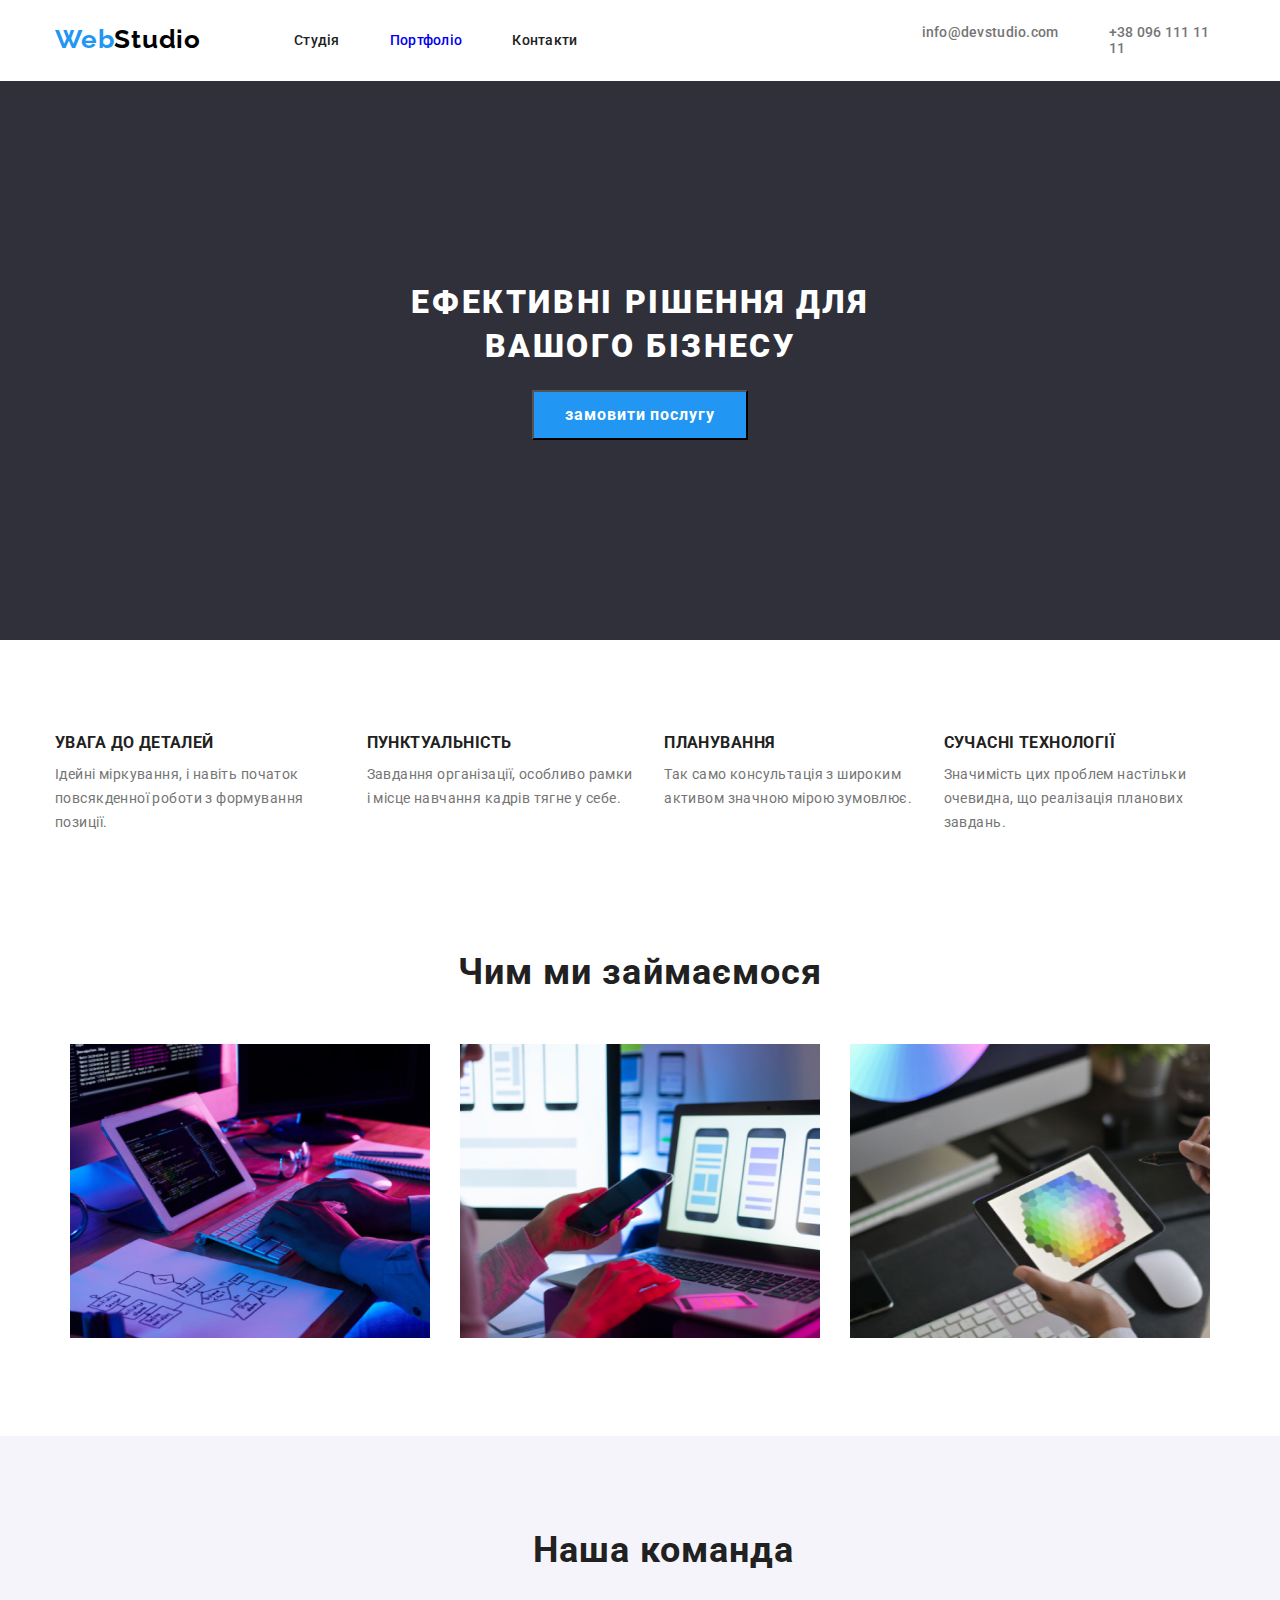
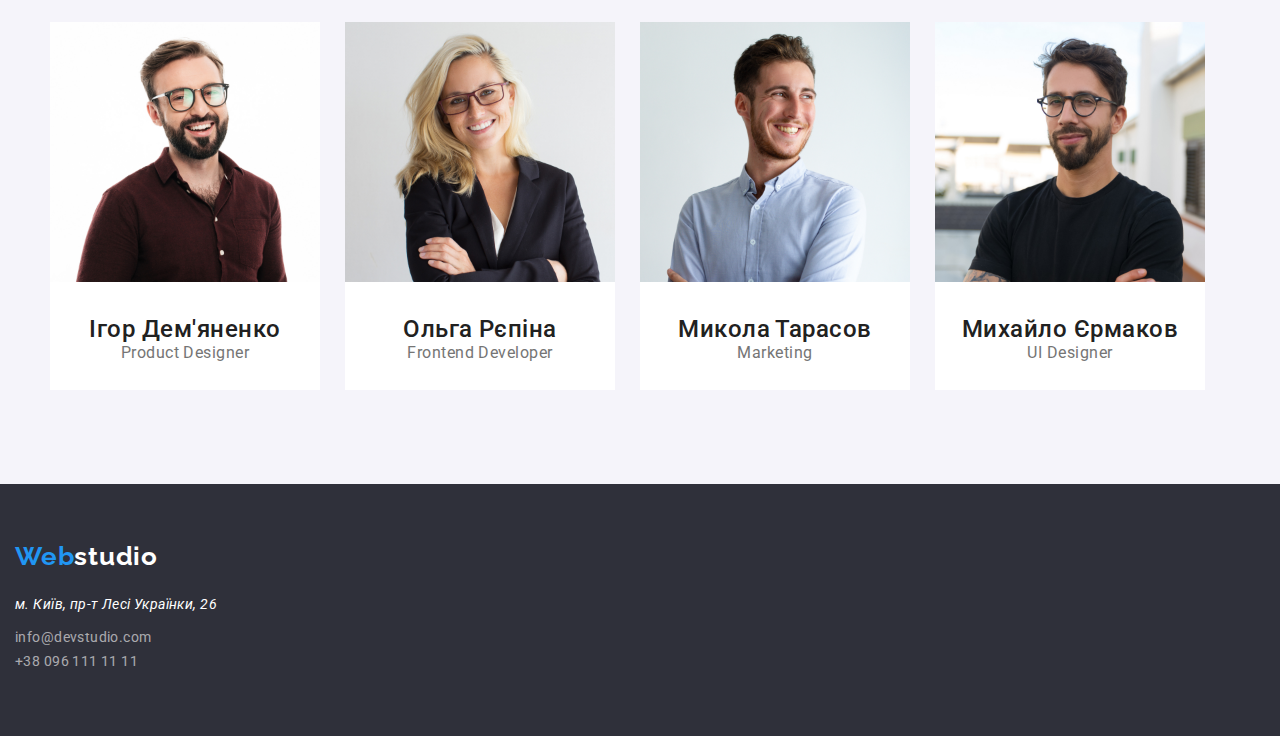
<file: index.html>
<!DOCTYPE html>
<html lang="uk">
  <head>
    <meta charset="UTF-8" />
    <meta http-equiv="X-UA-Compatible" content="IE=edge" />
    <meta name="viewport" content="width=device-width, initial-scale=1.0" />
    <link rel="stylesheet" href="normalize.css" />
    <link rel="preconnect" href="https://fonts.googleapis.com" />
    <link rel="preconnect" href="https://fonts.gstatic.com" crossorigin />
    <link
      href="https://fonts.googleapis.com/css2?family=Raleway:wght@700&family=Roboto:wght@400;500;700;900&display=swap"
      rel="stylesheet"
    />
    <link rel="stylesheet" href="reset.css" />
    <link rel="stylesheet" href="normalize.css" />

    <link rel="stylesheet" href="style.css" />
    <title>WebStudio</title>
  </head>
  <body>
    <header class="header container">
      <a class="logo" href="index.html"
        ><span class="logo-span">Web</span>Studio</a
      >
      <nav class="navigation">
        <ul class="navigation-list">
          <li class="navigation-list-item">
            <a class="navigation-list-studio" href="index.html">Студія</a>
          </li>
          <li class="navigation-list-item">
            <a class="navigation-list-portfolio" href="portfolio.html"
              >Портфоліо</a
            >
          </li>
          <li class="navigation-list-item">
            <a class="navigation-list-contacts" href="#">Контакти</a>
          </li>
        </ul>
      </nav>
      <ul class="contact-list">
        <li class="contact-list-item">
          <a class="contact-list-mail" href="mailto:info@devstudio.com"
            >info@devstudio.com</a
          >
        </li>
        <li class="contact-list-item">
          <a class="contact-list-tel" href="tel:+380961111111"
            >+38 096 111 11 11</a
          >
        </li>
      </ul>
    </header>
    <main>
      <section class="banner">
        <h1 class="banner-title">Eфективні рішення для вашого бізнесу</h1>
        <button class="banner-button">замовити послугу</button>
      </section>
      <section class="features container">
        <ul class="features-list">
          <li class="features-list-item">
            <h3 class="features-list-title">УВАГА ДО ДЕТАЛЕЙ</h3>
            <p class="features-list-explanation">
              Ідейні міркування, і навіть початок повсякденної роботи з
              формування позиції.
            </p>
          </li>
          <li class="features-list-item">
            <h3 class="features-list-title">ПУНКТУАЛЬНІСТЬ</h3>
            <p class="features-list-explanation">
              Завдання організації, особливо рамки і місце навчання кадрів тягне
              у себе.
            </p>
          </li>
          <li class="features-list-item">
            <h3 class="features-list-title">ПЛАНУВАННЯ</h3>
            <p class="features-list-explanation">
              Так само консультація з широким активом значною мірою зумовлює.
            </p>
          </li>
          <li class="features-list-item">
            <h3 class="features-list-title">СУЧАСНІ ТЕХНОЛОГІЇ</h3>
            <p class="features-list-explanation">
              Значимість цих проблем настільки очевидна, що реалізація планових
              завдань.
            </p>
          </li>
        </ul>
      </section>
      <section class="occupation container">
        <h2 class="occupation-title">Чим ми займаємося</h2>
        <ul class="occupation-list">
          <li class="occupation-list-item">
            <img
              class="occupation-img"
              src="img/computer1.jpg"
              alt="Наш
            працівник пише код"
              width="360px"
              height="294px"
            />
          </li>
          <li class="occupation-list-item">
            <img
              class="occupation-img"
              src="img/computer2.jpg"
              alt="Наш працівник розмовляє з клієнтом"
              width="360px"
              height="294px"
            />
          </li>
          <li class="occupation-list-item">
            <img
              class="occupation-img"
              src="img/computer3.jpg"
              alt="Проєкт над яким працює наш дизайнер"
              width="360px"
              height="294px"
            />
          </li>
        </ul>
      </section>
      <section class="team container team-background">
        <h3 class="team-title">Наша команда</h3>
        <ul class="team-list">
          <li class="team-list-item">
            <img
              class="team-list-img"
              src="img/team1.jpg"
              width="270"
              alt="product designer"
            />
            <h2 class="team-list-member-name">Ігор Дем'яненко</h2>
            <p class="team-list-member-work">Product Designer</p>
          </li>
          <li class="team-list-item">
            <img
              class="team-list-img"
              src="img/team2.jpg"
              width="270"
              alt="Frontend developer"
            />
            <h2 class="team-list-member-name">Ольга Рєпіна</h2>
            <p class="team-list-member-work">Frontend Developer</p>
          </li>
          <li class="team-list-item">
            <img
              class="team-list-img"
              src="img/team3.jpg"
              width="270"
              alt="Marketing"
            />
            <h2 class="team-list-member-name">Микола Тарасов</h2>
            <p class="team-list-member-work">Marketing</p>
          </li>
          <li class="team-list-item">
            <img
              class="team-list-img"
              src="img/team4.jpg"
              width="270"
              alt="UI Designer"
            />
            <h2 class="team-list-member-name">Михайло Єрмаков</h2>
            <p class="team-list-member-work">UI Designer</p>
          </li>
        </ul>
      </section>
    </main>
    <footer class="footer container">
      <div class="footer-logo-padding">
        <a class="footer-logo" href="#"
          ><span class="footer-logo-span">Web</span>studio</a
        >
      </div>
      <ul class="footer-list">
        <li class="footer-item">
          <address class="footer-address">
            м. Київ, пр-т Лесі Українки, 26
          </address>
        </li>
        <li class="footer-item">
          <a class="footer-email" href="mailto:info@devstudio.com"
            >info@devstudio.com</a
          >
        </li>
        <li class="footer-item">
          <a class="footer-tel" href="tel:+380961111111">+38 096 111 11 11</a>
        </li>
      </ul>
    </footer>
  </body>
</html>
</file>
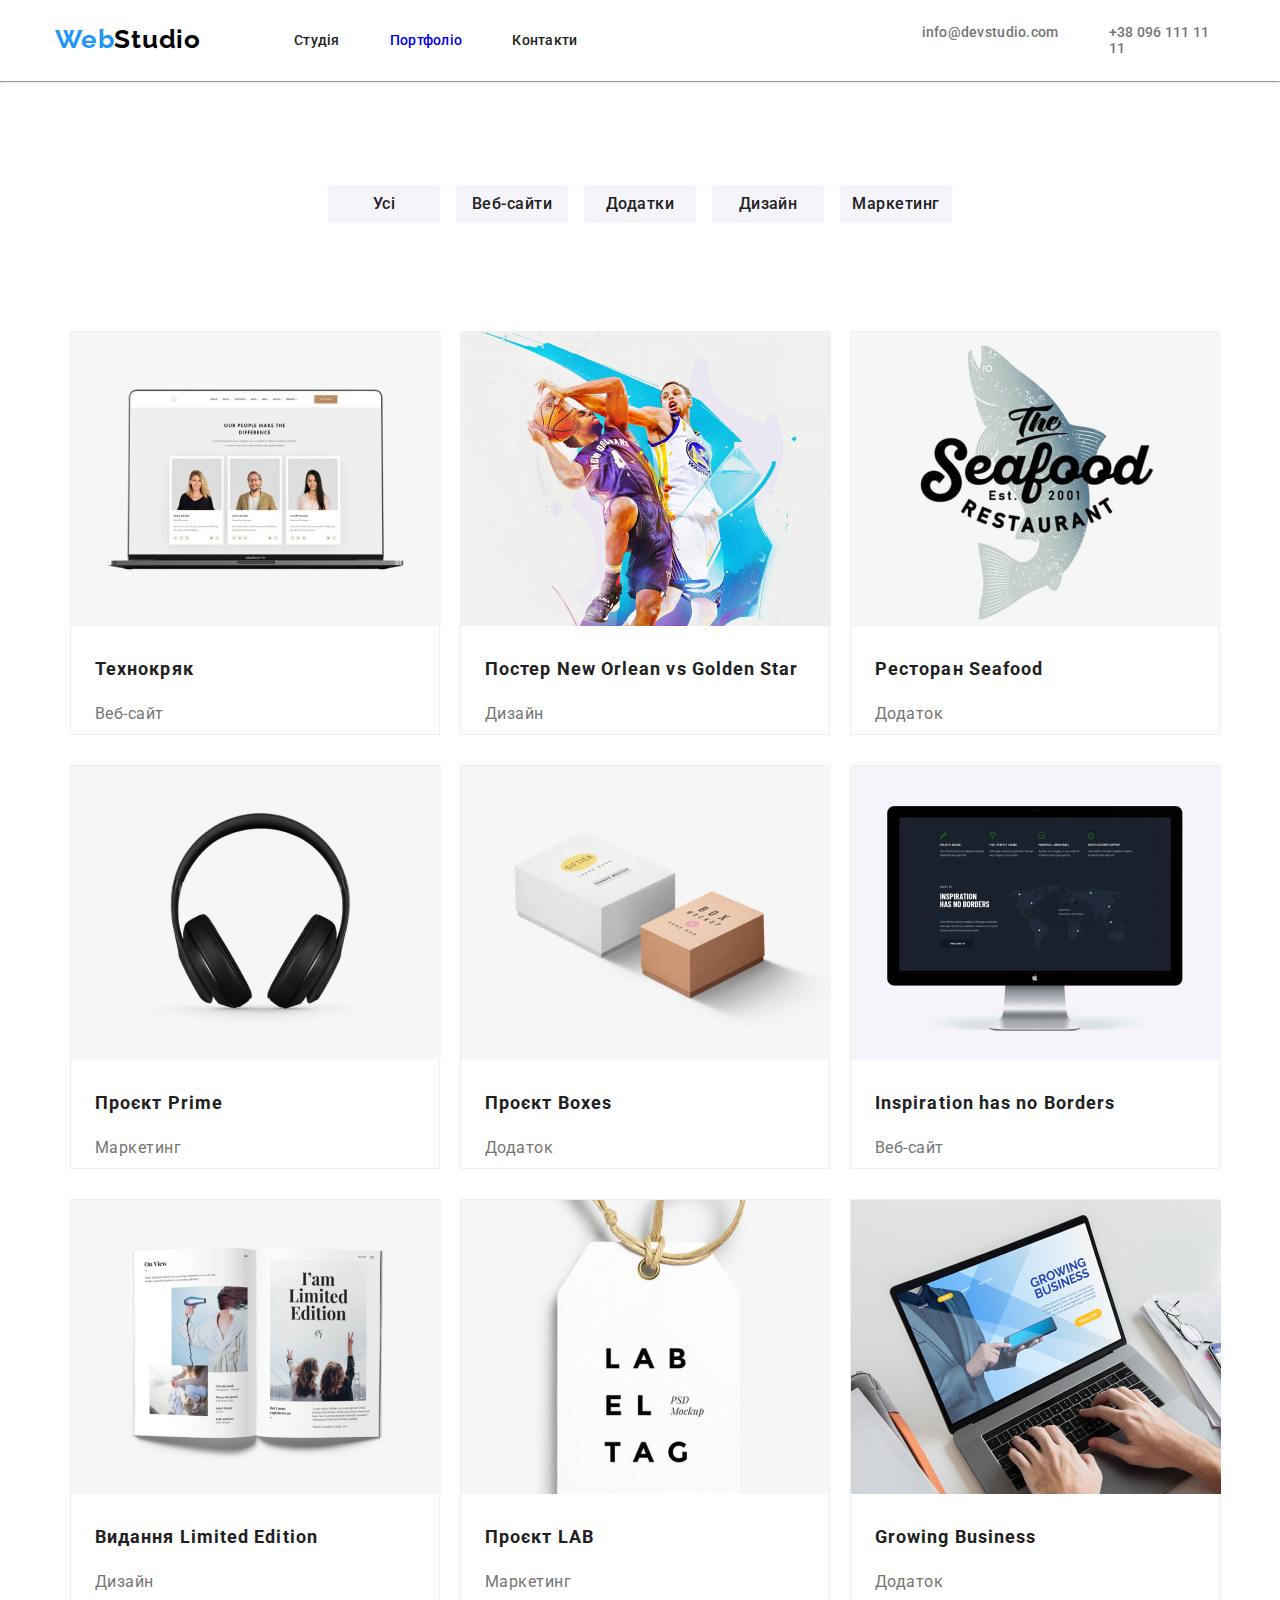
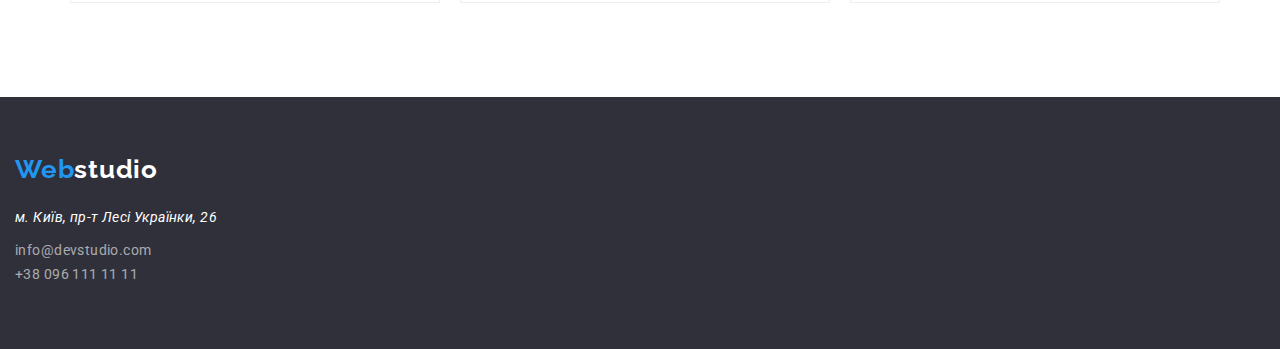
<file: portfolio.html>
<!DOCTYPE html>
<html lang="uk">
  <head>
    <meta charset="UTF-8" />
    <meta http-equiv="X-UA-Compatible" content="IE=edge" />
    <meta name="viewport" content="width=device-width, initial-scale=1.0" />
    <link rel="stylesheet" href="normalize.css" />
    <link rel="preconnect" href="https://fonts.googleapis.com" />
    <link rel="preconnect" href="https://fonts.gstatic.com" crossorigin />
    <link
      href="https://fonts.googleapis.com/css2?family=Raleway:wght@700&family=Roboto:wght@400;500;700&display=swap"
      rel="stylesheet"
    />
    <link rel="stylesheet" href="reset.css" />
    <link rel="stylesheet" href="normalize.css" />
    <link rel="stylesheet" href="style.css" />
    <title>Webstudio</title>
  </head>
  <body>
    <header class="header container">
      <a class="logo" href="index.html"
        ><span class="logo-span">Web</span>Studio</a
      >
      <nav class="navigation">
        <ul class="navigation-list">
          <li class="navigation-list-item">
            <a class="navigation-list-studio" href="index.html">Студія</a>
          </li>
          <li class="navigation-list-item">
            <a class="navigation-list-portfolio" href="portfolio.html"
              >Портфоліо</a
            >
          </li>
          <li class="navigation-list-item">
            <a class="navigation-list-contacts" href="#">Контакти</a>
          </li>
        </ul>
      </nav>
      <ul class="contact-list">
        <li class="contact-list-item">
          <a class="contact-list-mail" href="mailto:info@devstudio.com"
            >info@devstudio.com</a
          >
        </li>
        <li class="contact-list-item">
          <a class="contact-list-tel" href="tel:+380961111111"
            >+38 096 111 11 11</a
          >
        </li>
      </ul>
    </header>
    <hr />
    <main>
      <section class="container">
        <ul class="products-list">
          <li class="products-list-item">
            <button class="products-list-item-button">Усі</button>
          </li>
          <li class="products-list-item">
            <button class="products-list-item-button">Веб-сайти</button>
          </li>
          <li class="products-list-item">
            <button class="products-list-item-button">Додатки</button>
          </li>
          <li class="products-list-item">
            <button class="products-list-item-button">Дизайн</button>
          </li>
          <li class="products-list-item">
            <button class="products-list-item-button">Маркетинг</button>
          </li>
        </ul>

        <ul class="selling-list container">
          <li class="selling-list-item">
            <img
              class="selling-img"
              src="img/img1.jpg"
              alt="laptop"
              width="370"
            />
            <h1 class="selling-product">Технокряк</h1>
            <p class="selling-product-type">Веб-сайт</p>
          </li>
          <li class="selling-list-item">
            <img
              class="selling-img"
              src="img/img2.jpg"
              alt="Poster"
              width="370"
            />
            <h1 class="selling-product">Постер New Orlean vs Golden Star</h1>
            <p class="selling-product-type">Дизайн</p>
          </li>
          <li class="selling-list-item">
            <img
              class="selling-img"
              src="img/img3.jpg"
              alt="Restaurant logo"
              width="370"
            />
            <h1 class="selling-product">Ресторан Seafood</h1>
            <p class="selling-product-type">Додаток</p>
          </li>
          <li class="selling-list-item">
            <img
              class="selling-img"
              src="img/img4.jpg"
              alt="headphones"
              width="370"
            />
            <h1 class="selling-product">Проєкт Prime</h1>
            <p class="selling-product-type">Маркетинг</p>
          </li>
          <li class="selling-list-item">
            <img
              class="selling-img"
              src="img/img5.jpg"
              alt="three boxes"
              width="370"
            />
            <h1 class="selling-product">Проєкт Boxes</h1>
            <p class="selling-product-type">Додаток</p>
          </li>
          <li class="selling-list-item">
            <img
              class="selling-img"
              src="img/img6.jpg"
              alt="computer"
              width="370"
            />
            <h1 class="selling-product">Inspiration has no Borders</h1>
            <p class="selling-product-type">Веб-сайт</p>
          </li>
          <li class="selling-list-item">
            <img
              class="selling-img"
              src="img/img7.jpg"
              alt="magazine"
              width="370"
            />
            <h1 class="selling-product">Видання Limited Edition</h1>
            <p class="selling-product-type">Дизайн</p>
          </li>
          <li class="selling-list-item">
            <img class="selling-img" src="img/img8.jpg" alt="tag" width="370" />
            <h1 class="selling-product">Проєкт LAB</h1>
            <p class="selling-product-type">Маркетинг</p>
          </li>
          <li class="selling-list-item">
            <img
              class="selling-img"
              src="img/img9.jpg"
              alt="man typing on a computer"
              width="370"
            />
            <h1 class="selling-product">Growing Business</h1>
            <p class="selling-product-type">Додаток</p>
          </li>
        </ul>
      </section>
    </main>
    <footer class="footer container">
      <div class="footer-logo-padding">
        <a class="footer-logo" href="#"
          ><span class="footer-logo-span">Web</span>studio</a
        >
      </div>
      <ul class="footer-list">
        <li class="footer-item">
          <address class="footer-address">
            м. Київ, пр-т Лесі Українки, 26
          </address>
        </li>
        <li class="footer-item">
          <a class="footer-email" href="mailto:info@devstudio.com"
            >info@devstudio.com</a
          >
        </li>
        <li class="footer-item">
          <a class="footer-tel" href="tel:+380961111111">+38 096 111 11 11</a>
        </li>
      </ul>
    </footer>
  </body>
</html>
</file>
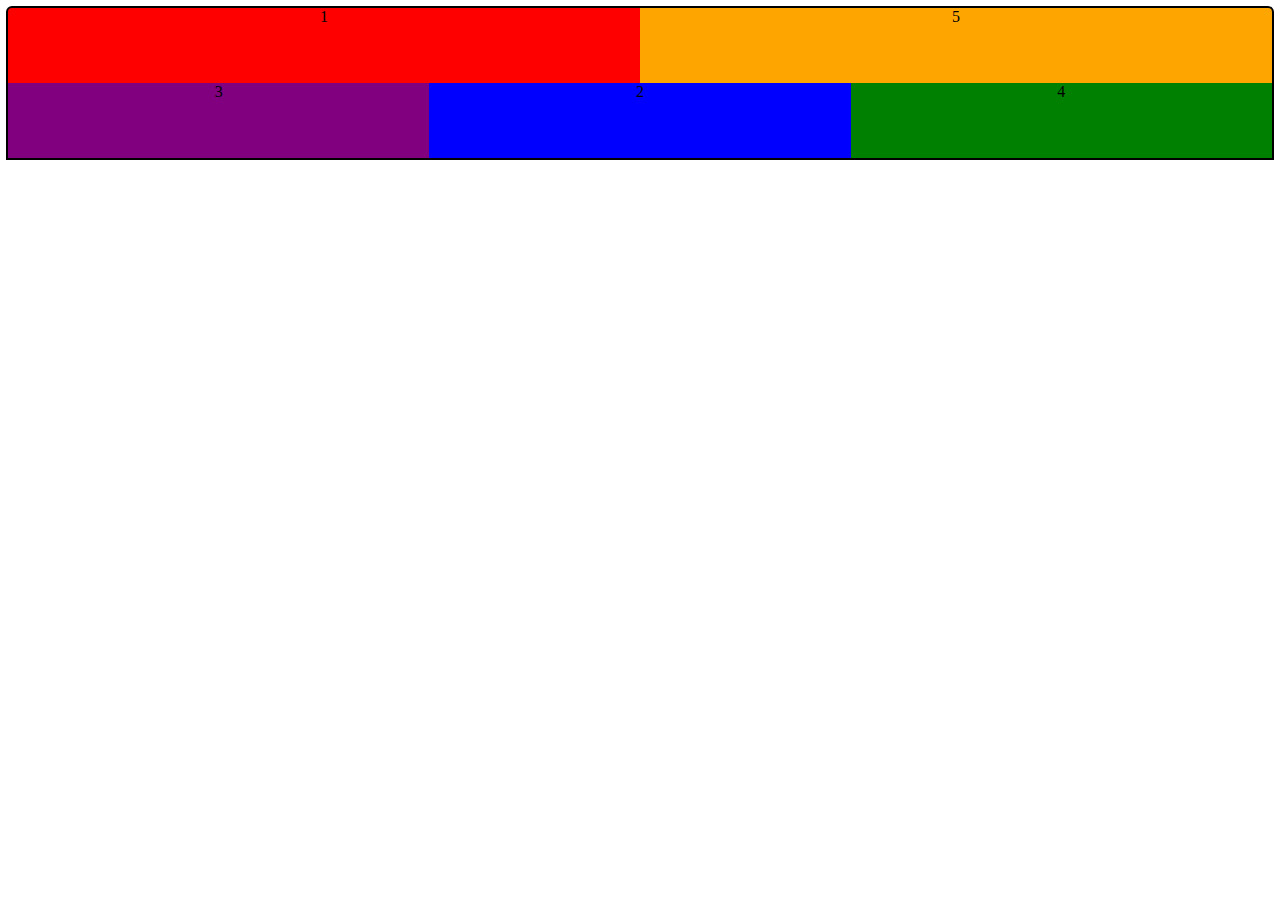
<file: task2/HW15.html>
<!DOCTYPE html>
<html lang="en">
  <head>
    <meta charset="UTF-8" />
    <meta name="viewport" content="width=device-width, initial-scale=1.0" />
    <link rel="stylesheet" href="HW15.css" />
    <title>Task 2</title>
  </head>
  <body>
    <div class="holder">
      <div class="item">1</div>
      <div class="item">2</div>
      <div class="item">3</div>
      <div class="item">4</div>
      <div class="item">5</div>
    </div>
  </body>
</html>
</file>
<file: style.css>
body {
  font-family: "Roboto";
}
*,
*::before,
*::after {
  box-sizing: border-box;
}
.container {
  margin-right: auto;
  margin-left: auto;
  width: 1200px;
  padding: 0 15px;
}
/** header styles **/
.header {
  display: flex;
  align-items: center;
  padding-right: 15px;
  padding-left: 15px;
  font-size: 14px;
  font-weight: 500;
  letter-spacing: 0.28px;
  margin-top: 24px;
  margin-bottom: 25px;
}
.logo-span {
  color: #2196f3;
  font-family: "Raleway";
  font-size: 26px;
  font-weight: 700;
  letter-spacing: 0.78px;
}
.logo {
  color: #000;
  font-family: "Raleway";
  font-size: 26px;
  font-weight: 700;
  letter-spacing: 0.78px;
  margin-right: 93px;
}
.navigation {
  color: #212121;
  font-size: 14px;
  font-family: "Roboto";
  font-weight: 500;
  letter-spacing: 0.28px;
}
.navigation-list {
  display: flex;
}
.navigation-list-studio {
  color: #212121;
  margin-right: 50px;
}
.navigation-list-studio:hover {
  color: #2196f3;
}
.navigation-list-portfolio {
  line-height: normal;
  margin-top: 24px;
  margin-right: 50px;
}
.navigation-list-portfolio:hover {
  color: #2196f3;
  line-height: normal;
}
.navigation-list-contacts {
  color: #212121;
  line-height: normal;
  margin-right: 344px;
}
.navigation-list-contacts:hover {
  color: #2196f3;
}
.contact-list {
  display: flex;
}
.contact-list a {
  color: #757575;
}
.contact-list-mail {
  margin-right: 50px;
}
.contact-list-mail:hover {
  color: #2196f3;
}
.contact-list-tel:hover {
  color: #2196f3;
}
/** index styles **/
.banner {
  background-color: #2f303a;
  display: flex;
  flex-direction: column;
  justify-content: center;
  align-items: center;
}
.banner-title {
  width: 600px;
  color: #fff;
  font-family: "Roboto";
  padding: 0px 15px;
  text-align: center;
  margin-top: 200px;
  font-weight: 900;
  line-height: 1.36;
  letter-spacing: 2.64px;
  text-transform: uppercase;
}
.banner-button {
  display: inline-block;
  margin: 0 auto;
  margin-bottom: 200px;
  text-align: center;
  font-size: 16px;
  font-weight: 700;
  line-height: 30px;
  letter-spacing: 0.96px;
  color: #fff;
  background-color: #2196f3;
  width: 216px;
  height: 50px;
}
.banner-button:hover {
  cursor: pointer;
}
.features {
  display: flex;
  margin-top: 94px;
  font-size: 14px;
  letter-spacing: 0.42px;
}
.features-list-title {
  color: #212121;
  font-weight: 700;
  text-transform: uppercase;
  margin-bottom: 10px;
}
.features-list {
  display: flex;
  justify-content: center;
}

.features li:not(:first-child) {
  margin-left: 30px;
}
.features-list-explanation {
  color: #757575;
  line-height: 24px;
}
.occupation {
  margin-top: 118px;
}
.occupation-title {
  color: #212121;
  text-align: center;
  font-size: 36px;
  letter-spacing: 1.08px;
  margin-bottom: 50px;
}
.occupation-list {
  display: flex;
  justify-content: center;
}
.occupation-list-item:not(:first-child) {
  margin-left: 30px;
}
.team-background {
  height: 648px;
  background: #f5f4fa;
  width: 100%;
}
.team {
  margin-top: 94px;
  padding-top: 94px;
}
.team-list {
  display: flex;
  font-size: 16px;
  letter-spacing: 0.48px;
  justify-content: center;
}
.team-title {
  color: #212121;
  text-align: center;
  margin-right: 453px;
  font-size: 36px;
  font-weight: 700;
  letter-spacing: 1.08px;
  margin-left: 500px;
}
.team-list-member-name {
  margin-top: 30px;
  color: #212121;
  text-align: center;
  font-weight: 500;
}
.team-list-member-work {
  color: #757575;
  text-align: center;
  font-weight: 400;
}
.team-list-item {
  width: 270px;
  height: 368px;
  background: #fff;
  margin-top: 50px;
  margin-right: 25px;
}

/** portfolio styles: **/
.products-list {
  margin-top: 94px;
  display: flex;
  justify-content: center;
  flex-direction: row;
  padding-bottom: 50px;
}
.products-list-item-button {
  color: #212121;
  border-radius: 4px;
  background: #f5f4fa;
  text-align: center;
  font-size: 16px;
  font-weight: 500;
  line-height: 26px;
  letter-spacing: 0.48px;
  border-radius: 4px;
  margin: 8px;
  width: 112px;
  height: 38px;
  border: none;
}
.products-list-item-button:hover {
  color: #fff;
  background: #2196f3;
  cursor: pointer;
}
.selling-list {
  display: flex;
  justify-content: center;
  flex-wrap: wrap;
}
.selling-img {
  width: 370px;
  height: 294px;
}
.selling-list-item {
  width: 370px;
  height: 404px;
  border: 1px solid #eee;
  background: #fff;
  margin-right: 20px;
  margin-bottom: 30px;
}
.selling-list-item:nth-child(-n + 3) {
  margin-top: 50px;
}
.selling-list-item:nth-child(n + 8) {
  margin-bottom: 94px;
}
.selling-product {
  margin-top: 20px;
  margin-left: 24px;
  flex-shrink: 0;
  color: #212121;
  font-size: 18px;
  font-family: "Roboto";
  font-weight: 700;
  line-height: 36px;
  letter-spacing: 1.08px;
}
.selling-product-type {
  margin-left: 24px;
  color: #757575;
  font-size: 16px;
  font-family: "Roboto";
  line-height: 30px;
  letter-spacing: 0.48px;
}
/** footer styles **/
.footer {
  height: 252px;
  background-color: #2f303a;
  font-size: 14px;
  line-height: 24px;
  letter-spacing: 0.42px;
  width: 100%;
}
.footer-logo-padding {
  padding-top: 60px;
}
.footer-logo-span {
  margin-top: 60px;
  color: #2196f3;
  font-size: 26px;
  font-family: "Raleway";
  font-weight: 700;
  letter-spacing: 0.78px;
}
.footer-logo {
  margin-top: 60px;
  color: #ffffff;
  font-size: 26px;
  font-family: "Raleway";
  font-weight: 700;
  letter-spacing: 0.78px;
}
.footer-list {
  width: 231px;
  height: 81px;
  margin-top: 20px;
  margin-bottom: 60px;
}
.footer-address {
  margin-bottom: 9px;
  color: #ffffff;
  font-family: "Roboto";
}
.footer-email {
  margin-bottom: 9px;
  color: rgba(255, 255, 255, 0.6);
  font-family: "Roboto";
}
.footer-tel {
  color: rgba(255, 255, 255, 0.6);
  font-size: 14px;
  font-family: "Roboto";
}
</file>
<file: task2/HW15.css>
.holder {
  display: flex;
  text-align: center;
  flex-wrap: wrap;
  border-radius: 4px 4px 0px 0px;
  outline: 2px solid;
  width: auto;
}
.item {
  height: 75px;
  flex: 1 1 auto;
}
.item:nth-child(1) {
  width: 50%;
  background-color: red;
}
.item:nth-child(5) {
  width: 50%;
  order: 2;
  background-color: orange;
}
.item:nth-child(3) {
  order: 3;
  background-color: purple;
}
.item:nth-child(2) {
  order: 4;
  background-color: blue;
}
.item:nth-child(4) {
  order: 5;
  background-color: green;
}
</file>
